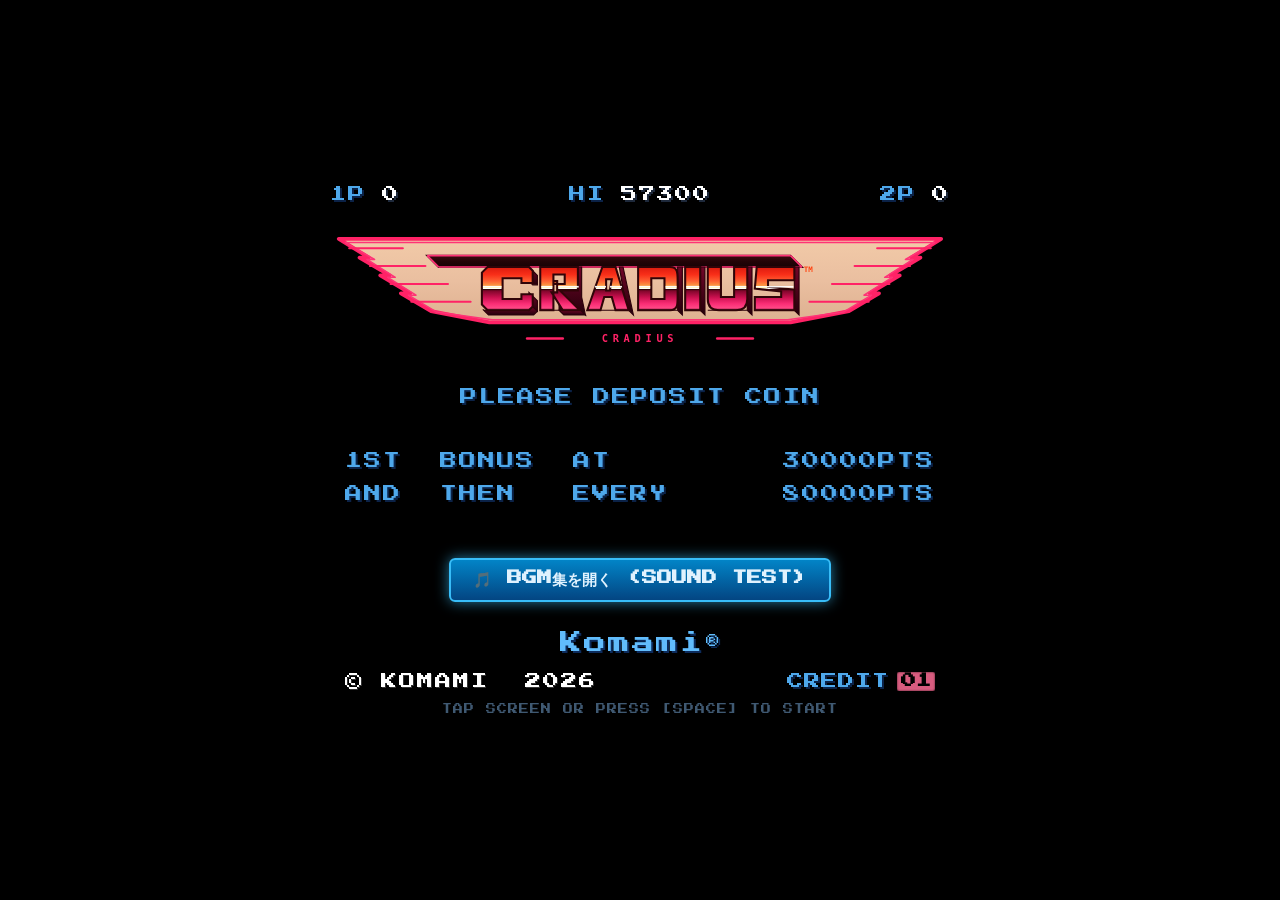
<file: index.html>
<!DOCTYPE html>
<html lang="ja">
<head>
    <meta charset="UTF-8">
    <meta name="viewport" content="width=device-width, initial-scale=1.0, maximum-scale=1.0, user-scalable=no, viewport-fit=cover">
    <meta http-equiv="Cache-Control" content="no-cache, no-store, must-revalidate">
    <meta http-equiv="Pragma" content="no-cache">
    <meta http-equiv="Expires" content="0">
    <title>クラディウス</title>
    <!-- ホーム画面追加用アイコン・Webアプリ設定 -->
    <meta name="apple-mobile-web-app-capable" content="yes">
    <meta name="apple-mobile-web-app-status-bar-style" content="black-translucent">
    <meta name="apple-mobile-web-app-title" content="クラディウス">
    <meta name="application-name" content="クラディウス">
    <meta name="theme-color" content="#000000">
    <link rel="apple-touch-icon" href="apple-touch-icon.png">
    <link rel="icon" type="image/png" href="favicon.png">
    <link rel="manifest" href="manifest.json">
    <link rel="preconnect" href="https://fonts.googleapis.com">
    <link rel="preconnect" href="https://fonts.gstatic.com" crossorigin>
    <link href="https://fonts.googleapis.com/css2?family=Press+Start+2P&display=swap" rel="stylesheet">
    <link rel="stylesheet" href="style.css?v=5.3">
</head>
<body>
    <div id="game-wrapper">
        <!-- ゲーム画面（画面目一杯に拡大） -->
        <div id="game-container">
            <canvas id="gameCanvas" width="800" height="600"></canvas>
        </div>
        <!-- アーケード・グラディウス忠実再現タイトル画面オーバーレイ -->
        <div id="start-screen" class="arcade-start-screen">
            <div class="arcade-cabinet-frame">
                <!-- 上部スコア表示行 (1P / HI / 2P) -->
                <div class="arcade-top-score-row">
                    <div class="arcade-score-item">
                        <span class="arcade-score-label">1P</span>
                        <span id="title-1p-score" class="arcade-score-value">0</span>
                    </div>
                    <div class="arcade-score-item">
                        <span class="arcade-score-label">HI</span>
                        <span id="title-hi-score" class="arcade-score-value">57300</span>
                    </div>
                    <div class="arcade-score-item">
                        <span class="arcade-score-label">2P</span>
                        <span class="arcade-score-value">0</span>
                    </div>
                </div>

                <!-- メインウイングエンブレムロゴ -->
                <div class="arcade-title-block">
                    <img src="assets/title_logo.svg" alt="CRADIUS" class="arcade-title-logo">
                </div>

                <!-- 中央テキスト: コイン投入／スタート & ボーナススコア告知 -->
                <div class="arcade-center-block">
                    <div id="btn-start" class="arcade-coin-prompt" role="button" tabindex="0">PLEASE DEPOSIT COIN</div>
                    
                    <div class="arcade-bonus-info">
                        <div class="bonus-row">
                            <span class="bonus-col-left">1ST&nbsp;&nbsp;BONUS&nbsp;&nbsp;AT</span>
                            <span class="bonus-col-right">30000PTS</span>
                        </div>
                        <div class="bonus-row">
                            <span class="bonus-col-left">AND&nbsp;&nbsp;THEN&nbsp;&nbsp;&nbsp;EVERY</span>
                            <span class="bonus-col-right">80000PTS</span>
                        </div>
                    </div>

                    <!-- BGM集（サウンドテスト）を開くボタン -->
                    <button id="btn-bgm-collection" type="button" class="arcade-bgm-collection-btn">
                        🎵 BGM集を開く (SOUND TEST)
                    </button>

                    <!-- 開発者専用隠しステージセレクト（初期状態は非表示：Komamiロゴ3回タップでのみ出現） -->
                    <div id="title-stage-select" class="arcade-stage-select-row dev-secret-hidden" style="display: none;" aria-hidden="true">
                        <button type="button" class="arcade-stage4-direct-btn btn-st1" data-stage="1" data-mode="STAGE">
                            🌋 1面 (火山)
                        </button>
                        <button type="button" class="arcade-stage4-direct-btn btn-st2" data-stage="2" data-mode="STAGE">
                            🗿 2面 (ストーンヘンジ)
                        </button>
                        <button type="button" class="arcade-stage4-direct-btn btn-st3" data-stage="3" data-mode="STAGE">
                            🗿 3面 (モアイ遺跡)
                        </button>
                        <button type="button" class="arcade-stage4-direct-btn" data-stage="4" data-mode="STAGE">
                            🔥 4面 (逆火山)
                        </button>
                        <button type="button" class="arcade-stage4-direct-btn btn-jellyfish" data-stage="4" data-mode="JELLYFISH">
                            🤖 4面・大型メカ巡回
                        </button>
                        <button type="button" class="arcade-stage4-direct-btn" data-stage="4" data-mode="BOSS">
                            👑 4面・ボス
                        </button>
                    </div>
                </div>

                <!-- 下部: コマミロゴ・著作権 & クレジット表示（Komamiロゴタップで開発者用メニュー表示） -->
                <div class="arcade-footer-block">
                    <div class="konami-brand-row">
                        <span id="secret-konami-logo" class="konami-wordmark">Komami<span class="konami-reg">&reg;</span></span>
                    </div>
                    <div class="arcade-bottom-row">
                        <div class="konami-copyright">&copy;&nbsp;KOMAMI&nbsp;&nbsp;2026</div>
                        <div class="arcade-credit-box">
                            <span class="credit-lbl">CREDIT</span>
                            <span class="credit-badge">01</span>
                        </div>
                    </div>
                </div>

                <!-- 操作ヒント -->
                <div class="arcade-tap-hint">TAP SCREEN OR PRESS [SPACE] TO START</div>
            </div>
        </div>

        <!-- BGM集（サウンドテスト）モーダル -->
        <div id="bgm-modal" class="bgm-modal-overlay" aria-hidden="true">
            <div class="bgm-modal-dialog" role="dialog" aria-labelledby="bgm-modal-title">
                <div class="bgm-modal-header">
                    <h2 id="bgm-modal-title" class="bgm-modal-title">🎵 BGM COLLECTION</h2>
                    <button id="btn-bgm-close" type="button" class="bgm-modal-close-btn" aria-label="閉じる">✕ 閉じる</button>
                </div>
                <div id="bgm-now-playing" class="bgm-now-playing">曲を選択して試聴できます</div>
                <div class="bgm-track-list">
                    <button type="button" class="bgm-track-btn" data-bgm="AIR">
                        <span class="bgm-track-num">01</span>
                        <span class="bgm-track-info">
                            <span class="bgm-track-name">BEGINNING OF THE HISTORY (空中戦BGM)</span>
                            <span class="bgm-track-desc">120 BPM / 1985年AC版「Beginning of the History」実機完全採譜</span>
                        </span>
                        <span class="bgm-track-play">▶ 再生</span>
                    </button>
                    <button type="button" class="bgm-track-btn" data-bgm="STAGE1">
                        <span class="bgm-track-num">02</span>
                        <span class="bgm-track-info">
                            <span class="bgm-track-name">CHALLENGER 1985 (1面・火山)</span>
                            <span class="bgm-track-desc">134 BPM / 1985年AC版1面「Challenger 1985」実機13小節ループ完全採譜</span>
                        </span>
                        <span class="bgm-track-play">▶ 再生</span>
                    </button>
                    <button type="button" class="bgm-track-btn" data-bgm="VOLCANO">
                        <span class="bgm-track-num">03</span>
                        <span class="bgm-track-info">
                            <span class="bgm-track-name">AIRCRAFT CARRIER (1面・火山噴火)</span>
                            <span class="bgm-track-desc">134 BPM / 1985年グラディウス1面終盤・火山噴火〜ボス戦「Aircraft Carrier」実機完全採譜</span>
                        </span>
                        <span class="bgm-track-play">▶ 再生</span>
                    </button>
                    <button type="button" class="bgm-track-btn" data-bgm="STAGE2">
                        <span class="bgm-track-num">04</span>
                        <span class="bgm-track-info">
                            <span class="bgm-track-name">BEAT BACK (2面・ストーンヘンジ)</span>
                            <span class="bgm-track-desc">146 BPM / 1985年AC版2面「Beat Back」実機14小節ループ完全採譜</span>
                        </span>
                        <span class="bgm-track-play">▶ 再生</span>
                    </button>
                    <button type="button" class="bgm-track-btn" data-bgm="STAGE3">
                        <span class="bgm-track-num">05</span>
                        <span class="bgm-track-info">
                            <span class="bgm-track-name">BLANK MASK (3面・モアイ遺跡)</span>
                            <span class="bgm-track-desc">124 BPM / 1985年AC版3面「Blank Mask」実機11小節ループ完全採譜</span>
                        </span>
                        <span class="bgm-track-play">▶ 再生</span>
                    </button>
                    <button type="button" class="bgm-track-btn" data-bgm="STAGE4">
                        <span class="bgm-track-num">06</span>
                        <span class="bgm-track-info">
                            <span class="bgm-track-name">FREE FLYER (4面・逆火山)</span>
                            <span class="bgm-track-desc">134 BPM / 1985年AC版4面「Free Flyer」実機13小節ループ完全採譜</span>
                        </span>
                        <span class="bgm-track-play">▶ 再生</span>
                    </button>
                    <button type="button" class="bgm-track-btn" data-bgm="BOSS">
                        <span class="bgm-track-num">07</span>
                        <span class="bgm-track-info">
                            <span class="bgm-track-name">AIRCRAFT CARRIER (ボス戦BGM)</span>
                            <span class="bgm-track-desc">134 BPM / 1985年AC版ボス戦「Aircraft Carrier」半音階上昇イントロ＋5ch対位法完全採譜</span>
                        </span>
                        <span class="bgm-track-play">▶ 再生</span>
                    </button>
                </div>
                <div class="bgm-modal-footer">
                    <button id="btn-bgm-stop" type="button" class="bgm-stop-btn">⏹ 停止 (STOP)</button>
                    <button id="btn-bgm-close-bottom" type="button" class="bgm-return-btn">タイトル画面へ戻る</button>
                </div>
            </div>
        </div>

        <!-- 画面全体（余白を含む全域）をカバーするタッチ操作レイヤー -->
        <div id="touch-layer">
            <!-- 画面左側（余白〜画面中央）：どこでもスワイプ移動可能 -->
            <div id="touch-move-zone">
                <div id="move-hint">画面のどこでもスワイプ移動</div>
                <!-- 指の直下に現れるフローティングジョイスティック -->
                <div id="joystick-base">
                    <div id="joystick-stick"></div>
                </div>
            </div>

            <!-- 右側アクションボタン（余白または画面右端に配置） -->
            <div id="action-buttons">
                <button id="btn-powerup" class="action-btn btn-power" aria-label="パワーアップ">
                    <span class="btn-main">POWER</span>
                    <span class="btn-sub">[X]</span>
                </button>
                <button id="btn-shot" class="action-btn btn-shot" aria-label="ショット">
                    <span class="btn-main">SHOT</span>
                    <span class="btn-sub">[Z]</span>
                </button>
            </div>
        </div>
    </div>

    <script src="js/sound.js?v=12.7"></script>
    <script src="js/input.js?v=12.7"></script>
    <script src="js/collision.js?v=12.7"></script>
    <script src="js/particle.js?v=12.7"></script>
    <script src="js/bullet.js?v=12.7"></script>
    <script src="js/enemy.js?v=12.7"></script>
    <script src="js/powerup.js?v=12.7"></script>
    <script src="js/ui.js?v=12.7"></script>
    <script src="js/option.js?v=12.7"></script>
    <script src="js/boss.js?v=12.7"></script>
    <script src="js/level.js?v=12.7"></script>
    <script src="js/stonehenge.js?v=12.7"></script>
    <script src="js/stage3.js?v=12.7"></script>
    <script src="js/stage4.js?v=12.7"></script>
    <script src="js/player.js?v=12.7"></script>
    <script src="js/main.js?v=12.7"></script>
</body>
</html>
</file>
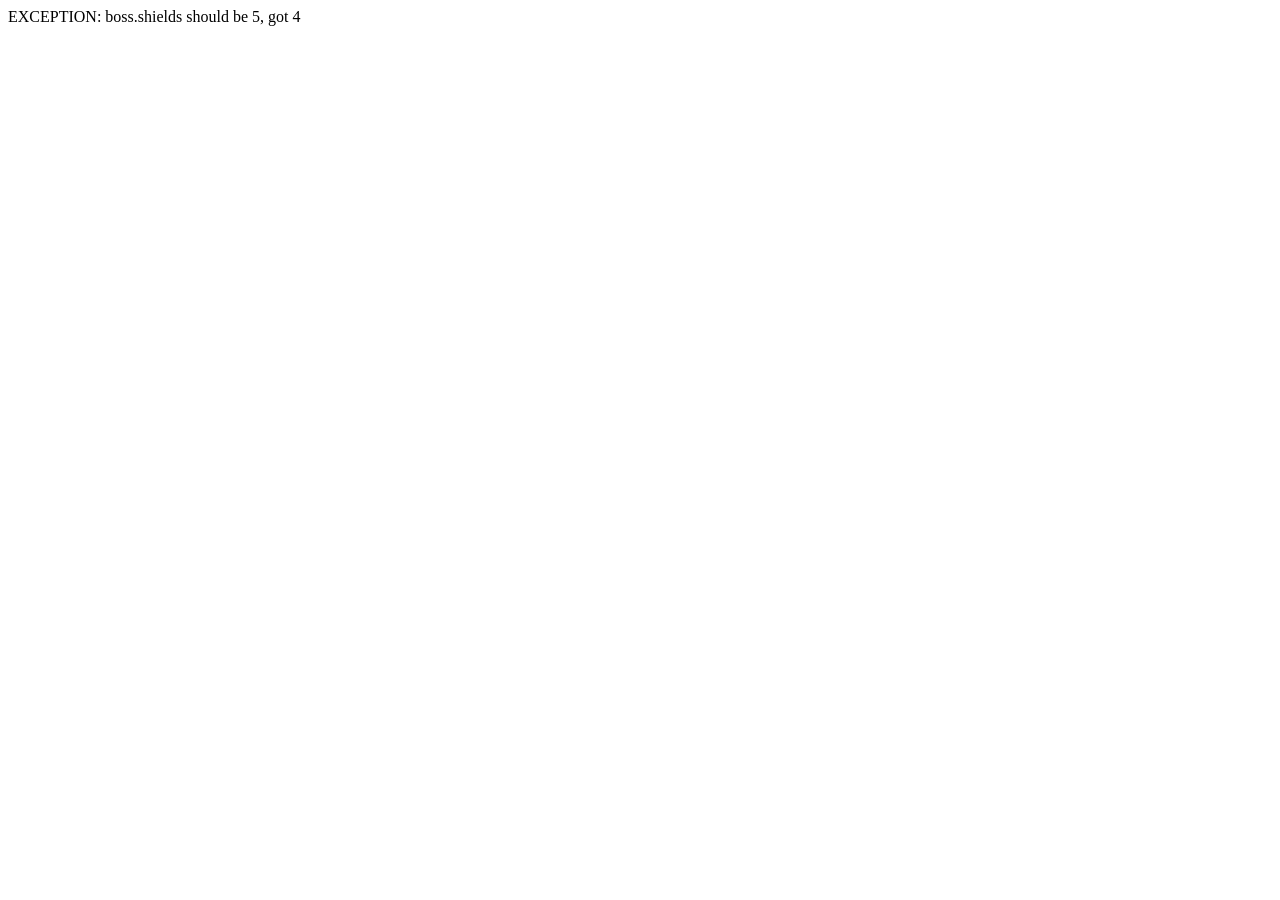
<file: test_all_overhaul.html>
<!DOCTYPE html>
<html>
<head><meta charset="utf-8"></head>
<body>
<div id="result">RUNNING</div>
<script src="js/sound.js"></script>
<script src="js/bullet.js"></script>
<script src="js/particle.js"></script>
<script src="js/boss.js"></script>
<script>
window.onerror = function(msg, url, line) {
    document.getElementById('result').innerText = 'ERROR: ' + msg + ' at Line ' + line;
};

try {
    const results = [];

    // 1. Bossクラスのテスト
    const boss = new Boss(600, 200);
    if (boss.shields !== 5) throw new Error('boss.shields should be 5, got ' + boss.shields);
    const bounds = boss.getShieldBounds();
    if (!bounds || bounds.width <= 0) throw new Error('Invalid shield bounds');
    const coreBounds = boss.getCoreBounds();
    if (!coreBounds || coreBounds.width <= 0) throw new Error('Invalid core bounds');

    // 遮蔽板の破壊テスト
    let hitCount = 0;
    while (boss.shields > 0) {
        boss.hitShield();
        hitCount++;
        if (hitCount > 30) throw new Error('Shield destruction loop infinite');
    }
    if (boss.shields !== 0) throw new Error('boss.shields should be 0 after destruction');
    results.push('Boss logic: OK (destroyed in ' + hitCount + ' hits)');

    // 2. SoundManagerのテスト
    Sound.init();
    if (Sound.ctx && Sound.ctx.state === 'suspended') Sound.ctx.resume();

    // 空中戦BGMテスト
    Sound.playAirBgm();
    if (Sound.currentBgm !== 'AIR') throw new Error('Air BGM did not start');
    results.push('Air BGM: OK');

    // メインBGMテスト (156BPM, ギターソロ, ドラムソロ)
    Sound.playStageBgm();
    if (Sound.currentBgm !== 'STAGE') throw new Error('Stage BGM did not start');
    results.push('Stage BGM (156BPM, Guitar & Drum Solo): OK');

    // ボスBGMテスト (168BPM, ヘヴィメタル)
    Sound.playBossBgm();
    if (Sound.currentBgm !== 'BOSS') throw new Error('Boss BGM did not start');
    results.push('Boss BGM (Heavy Metal & Orchestra): OK');

    Sound.stopBgm();

    document.getElementById('result').innerText = 'SUCCESS: ' + results.join(' | ');
} catch (e) {
    document.getElementById('result').innerText = 'EXCEPTION: ' + e.message;
}
</script>
</body>
</html>
</file>
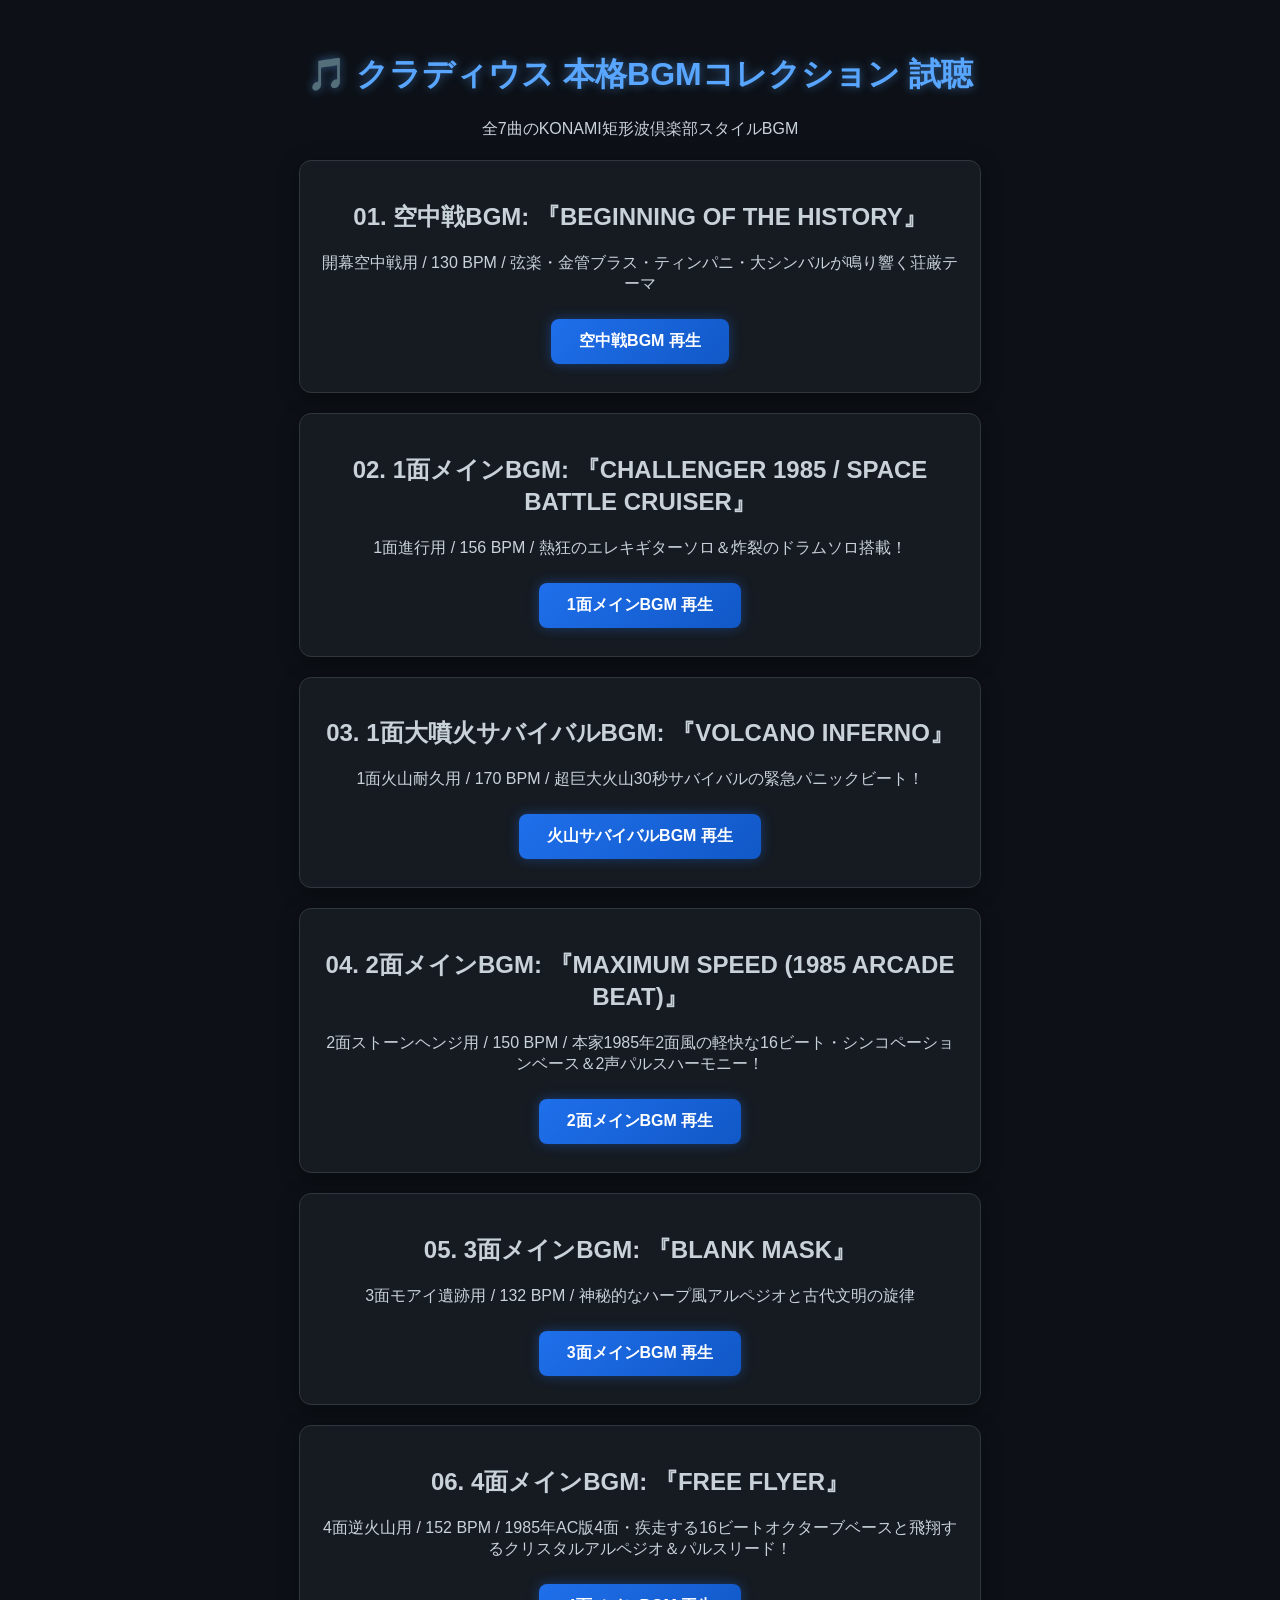
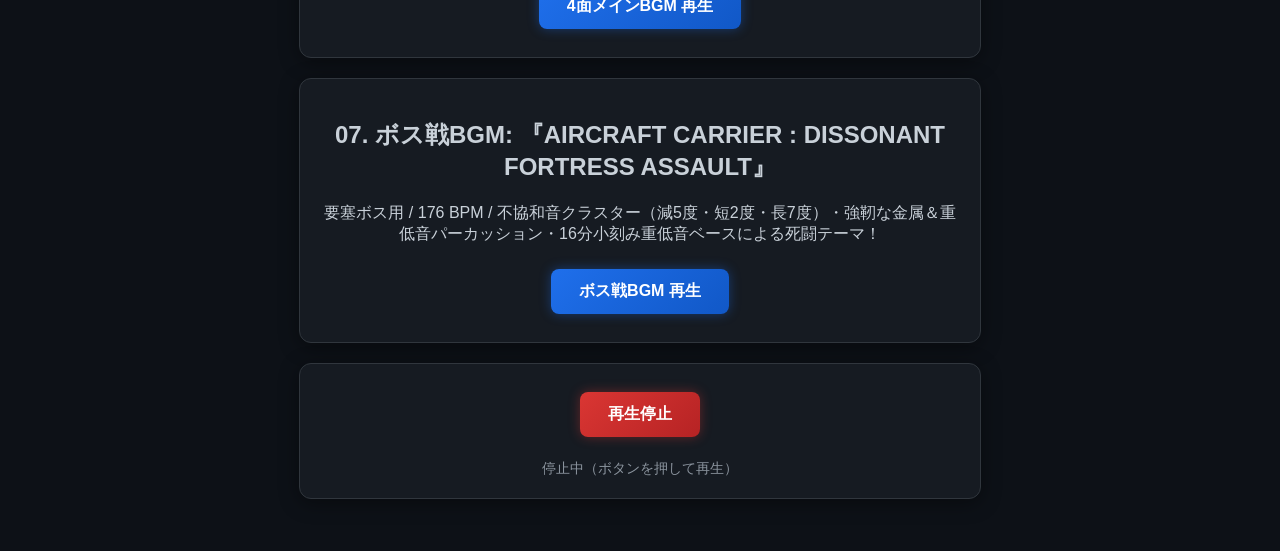
<file: test_bgm.html>
<!DOCTYPE html>
<html lang="ja">
<head>
<meta charset="UTF-8">
<meta name="viewport" content="width=device-width, initial-scale=1.0">
<title>クラディウス BGMコレクション 試聴ツール</title>
<style>
  body {
    background: #0d1117;
    color: #c9d1d9;
    font-family: 'Segoe UI', Tahoma, Geneva, Verdana, sans-serif;
    padding: 24px;
    text-align: center;
  }
  h1 { color: #58a6ff; text-shadow: 0 0 10px rgba(88, 166, 255, 0.5); }
  .card {
    background: #161b22;
    border: 1px solid #30363d;
    border-radius: 12px;
    padding: 20px;
    margin: 20px auto;
    max-width: 640px;
    box-shadow: 0 4px 20px rgba(0,0,0,0.4);
  }
  button {
    font-size: 16px;
    font-weight: bold;
    padding: 12px 28px;
    margin: 8px;
    cursor: pointer;
    background: linear-gradient(135deg, #1f6feb 0%, #1158c7 100%);
    color: #fff;
    border: none;
    border-radius: 8px;
    box-shadow: 0 0 12px rgba(31, 111, 235, 0.4);
    transition: all 0.2s;
  }
  button:hover {
    background: linear-gradient(135deg, #388bfd 0%, #1f6feb 100%);
    transform: translateY(-1px);
    box-shadow: 0 0 16px rgba(56, 139, 253, 0.6);
  }
  .stop-btn {
    background: linear-gradient(135deg, #da3633 0%, #b62324 100%);
    box-shadow: 0 0 12px rgba(218, 54, 51, 0.4);
  }
  .stop-btn:hover {
    background: linear-gradient(135deg, #f85149 0%, #da3633 100%);
  }
  .status {
    margin-top: 15px;
    font-size: 14px;
    color: #8b949e;
  }
</style>
</head>
<body>

<h1>🎵 クラディウス 本格BGMコレクション 試聴</h1>
<p>全7曲のKONAMI矩形波倶楽部スタイルBGM</p>

<div class="card">
  <h2>01. 空中戦BGM: 『BEGINNING OF THE HISTORY』</h2>
  <p>開幕空中戦用 / 130 BPM / 弦楽・金管ブラス・ティンパニ・大シンバルが鳴り響く荘厳テーマ</p>
  <button onclick="startAirBgm()">空中戦BGM 再生</button>
</div>

<div class="card">
  <h2>02. 1面メインBGM: 『CHALLENGER 1985 / SPACE BATTLE CRUISER』</h2>
  <p>1面進行用 / 156 BPM / 熱狂のエレキギターソロ＆炸裂のドラムソロ搭載！</p>
  <button onclick="startStageBgm()">1面メインBGM 再生</button>
</div>

<div class="card">
  <h2>03. 1面大噴火サバイバルBGM: 『VOLCANO INFERNO』</h2>
  <p>1面火山耐久用 / 170 BPM / 超巨大火山30秒サバイバルの緊急パニックビート！</p>
  <button onclick="startVolcanoBgm()">火山サバイバルBGM 再生</button>
</div>

<div class="card">
  <h2>04. 2面メインBGM: 『MAXIMUM SPEED (1985 ARCADE BEAT)』</h2>
  <p>2面ストーンヘンジ用 / 150 BPM / 本家1985年2面風の軽快な16ビート・シンコペーションベース＆2声パルスハーモニー！</p>
  <button onclick="startStage2Bgm()">2面メインBGM 再生</button>
</div>

<div class="card">
  <h2>05. 3面メインBGM: 『BLANK MASK』</h2>
  <p>3面モアイ遺跡用 / 132 BPM / 神秘的なハープ風アルペジオと古代文明の旋律</p>
  <button onclick="startStage3Bgm()">3面メインBGM 再生</button>
</div>

<div class="card">
  <h2>06. 4面メインBGM: 『FREE FLYER』</h2>
  <p>4面逆火山用 / 152 BPM / 1985年AC版4面・疾走する16ビートオクターブベースと飛翔するクリスタルアルペジオ＆パルスリード！</p>
  <button onclick="startStage4Bgm()">4面メインBGM 再生</button>
</div>

<div class="card">
  <h2>07. ボス戦BGM: 『AIRCRAFT CARRIER : DISSONANT FORTRESS ASSAULT』</h2>
  <p>要塞ボス用 / 176 BPM / 不協和音クラスター（減5度・短2度・長7度）・強靭な金属＆重低音パーカッション・16分小刻み重低音ベースによる死闘テーマ！</p>
  <button onclick="startBossBgm()">ボス戦BGM 再生</button>
</div>

<div class="card" style="margin-top: 10px;">
  <button class="stop-btn" onclick="stopMusic()">再生停止</button>
  <div id="status-text" class="status">停止中（ボタンを押して再生）</div>
</div>

<script src="js/sound.js?v=4.8"></script>
<script>
window.onerror = function(msg, url, line, col, err) {
    const el = document.getElementById('status-text');
    if (el) {
        el.innerHTML = '<span style="color:red">ERROR: ' + msg + ' (Line: ' + line + ')</span>';
    }
    console.error('BGM Error:', msg, err);
};

function ensureAudio() {
    Sound.init();
    if (Sound.ctx && Sound.ctx.state === 'suspended') Sound.ctx.resume();
}

function startAirBgm() {
    ensureAudio();
    Sound.playAirBgm(true);
    document.getElementById('status-text').innerHTML = '<span style="color:#58a6ff">再生中: 01. 空中戦BGM『BEGINNING OF THE HISTORY』</span>';
}

function startStageBgm() {
    ensureAudio();
    Sound.playStageBgm(true);
    document.getElementById('status-text').innerHTML = '<span style="color:#58a6ff">再生中: 02. 1面メインBGM『CHALLENGER 1985』</span>';
}

function startVolcanoBgm() {
    ensureAudio();
    Sound.playVolcanoSurvivalBgm(true);
    document.getElementById('status-text').innerHTML = '<span style="color:#58a6ff">再生中: 03. 1面火山大噴火BGM『VOLCANO INFERNO』</span>';
}

function startStage2Bgm() {
    ensureAudio();
    Sound.playStage2Bgm(true);
    document.getElementById('status-text').innerHTML = '<span style="color:#58a6ff">再生中: 04. 2面メインBGM『MAXIMUM SPEED』</span>';
}

function startStage3Bgm() {
    ensureAudio();
    Sound.playStage3Bgm(true);
    document.getElementById('status-text').innerHTML = '<span style="color:#58a6ff">再生中: 05. 3面メインBGM『BLANK MASK』</span>';
}

function startStage4Bgm() {
    ensureAudio();
    Sound.playStage4Bgm(true);
    document.getElementById('status-text').innerHTML = '<span style="color:#58a6ff">再生中: 06. 4面メインBGM『FREE FLYER』</span>';
}

function startBossBgm() {
    ensureAudio();
    Sound.playBossBgm(true);
    document.getElementById('status-text').innerHTML = '<span style="color:#58a6ff">再生中: 06. ボス戦BGM『AIRCRAFT CARRIER』</span>';
}

function stopMusic() {
    Sound.stopBgm();
    document.getElementById('status-text').innerText = '停止しました';
}

window.addEventListener('click', () => {
    if (Sound.ctx && Sound.ctx.state === 'suspended') {
        Sound.ctx.resume();
    }
});
</script>

</body>
</html>
</file>
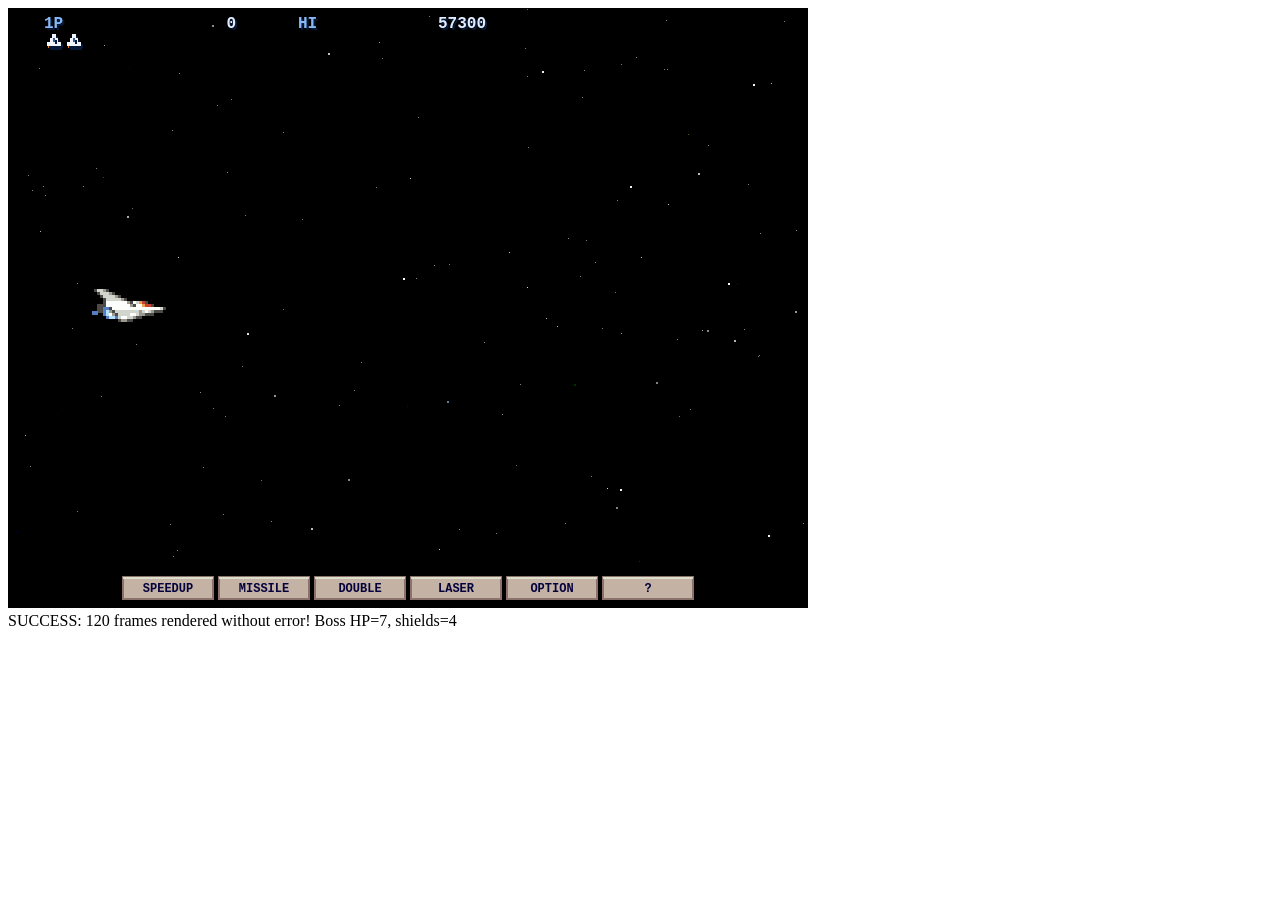
<file: test_freeze_debug.html>
<!DOCTYPE html>
<html>
<head><meta charset="utf-8"></head>
<body>
<canvas id="gameCanvas" width="800" height="600"></canvas>
<div id="log">START</div>
<script src="js/sound.js"></script>
<script src="js/input.js"></script>
<script src="js/collision.js"></script>
<script src="js/particle.js"></script>
<script src="js/bullet.js"></script>
<script src="js/enemy.js"></script>
<script src="js/powerup.js"></script>
<script src="js/ui.js"></script>
<script src="js/option.js"></script>
<script src="js/level.js"></script>
<script src="js/boss.js"></script>
<script src="js/player.js"></script>
<script src="js/main.js"></script>
<script>
window.onerror = function(msg, url, line, col, err) {
    document.getElementById('log').innerText = 'ERROR: ' + msg + ' at ' + line + ':' + col + '\nStack: ' + (err ? err.stack : '');
    console.error('CRITICAL ERROR:', msg, err);
};

try {
    // ゲームを初期化
    init();

    // プレイヤーをレーザー＋オプション3個状態にする
    player.hasLaser = true;
    player.options = [
        new Option(player, 1),
        new Option(player, 2),
        new Option(player, 3)
    ];

    // レベルを直ちにボス戦に設定
    levelManager.state = 'BOSS';
    levelManager.boss = new Boss(canvas.width, canvas.height / 2 - 50);

    // プレイヤーがレーザーを発射
    player.shoot();

    // 60フレーム回してみる
    for (let frame = 0; frame < 120; frame++) {
        update(16);
        draw();
    }

    document.getElementById('log').innerText = 'SUCCESS: 120 frames rendered without error! Boss HP=' + levelManager.boss.hp + ', shields=' + levelManager.boss.shields;
} catch (e) {
    document.getElementById('log').innerText = 'EXCEPTION: ' + e.message + '\nStack: ' + e.stack;
    console.error(e);
}
</script>
</body>
</html>
</file>
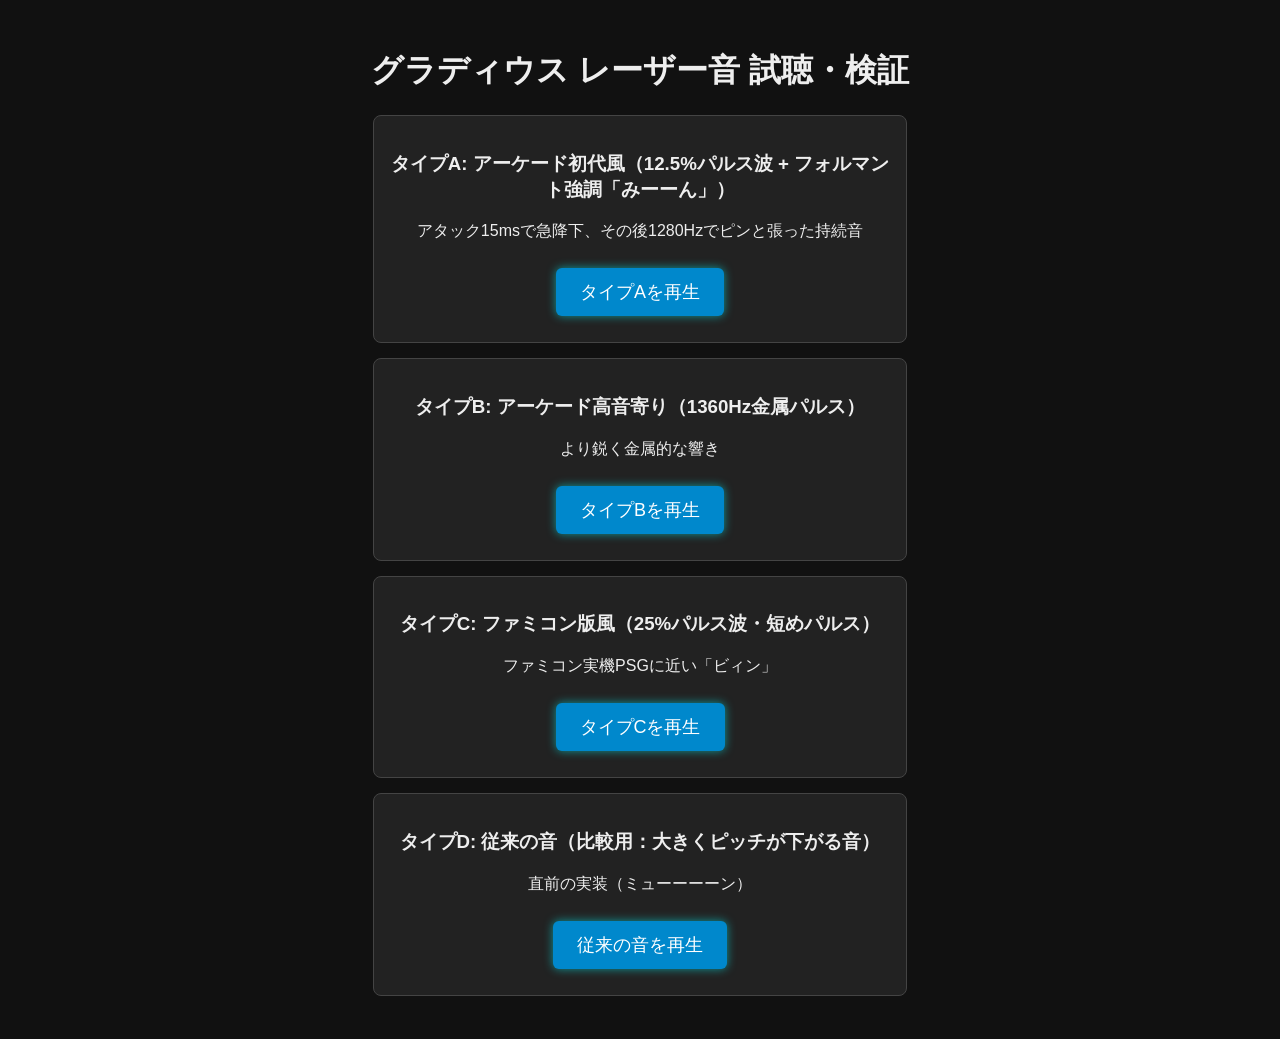
<file: test_laser.html>
<!DOCTYPE html>
<html lang="ja">
<head>
<meta charset="UTF-8">
<meta name="viewport" content="width=device-width, initial-scale=1.0">
<title>グラディウス レーザー音 調整ツール</title>
<style>
  body {
    background: #111;
    color: #eee;
    font-family: sans-serif;
    padding: 20px;
    text-align: center;
  }
  button {
    font-size: 18px;
    padding: 12px 24px;
    margin: 10px;
    cursor: pointer;
    background: #0088cc;
    color: #fff;
    border: none;
    border-radius: 6px;
    box-shadow: 0 0 10px #00ffff88;
  }
  button:hover {
    background: #00aaff;
  }
  .card {
    background: #222;
    border: 1px solid #444;
    border-radius: 8px;
    padding: 16px;
    margin: 15px auto;
    max-width: 500px;
  }
</style>
</head>
<body>
<h1>グラディウス レーザー音 試聴・検証</h1>

<div class="card">
  <h3>タイプA: アーケード初代風（12.5%パルス波 + フォルマント強調「みーーん」）</h3>
  <p>アタック15msで急降下、その後1280Hzでピンと張った持続音</p>
  <button onclick="playLaserA()">タイプAを再生</button>
</div>

<div class="card">
  <h3>タイプB: アーケード高音寄り（1360Hz金属パルス）</h3>
  <p>より鋭く金属的な響き</p>
  <button onclick="playLaserB()">タイプBを再生</button>
</div>

<div class="card">
  <h3>タイプC: ファミコン版風（25%パルス波・短めパルス）</h3>
  <p>ファミコン実機PSGに近い「ビィン」</p>
  <button onclick="playLaserC()">タイプCを再生</button>
</div>

<div class="card">
  <h3>タイプD: 従来の音（比較用：大きくピッチが下がる音）</h3>
  <p>直前の実装（ミューーーーン）</p>
  <button onclick="playLaserOld()">従来の音を再生</button>
</div>

<script>
let ctx = null;
function getCtx() {
    if (!ctx) ctx = new (window.AudioContext || window.webkitAudioContext)();
    if (ctx.state === 'suspended') ctx.resume();
    return ctx;
}

function createPulseWave(audioCtx, duty = 0.125, harmonics = 48) {
    const real = new Float32Array(harmonics);
    const imag = new Float32Array(harmonics);
    for (let n = 1; n < harmonics; n++) {
        imag[n] = (2 / (n * Math.PI)) * Math.sin(n * Math.PI * duty);
    }
    return audioCtx.createPeriodicWave(real, imag, { disableNormalization: false });
}

// タイプA: アーケード初代「みーーーーん」完全再現
function playLaserA() {
    const c = getCtx();
    const now = c.currentTime;
    const duration = 0.20;

    const osc = c.createOscillator();
    const wave = createPulseWave(c, 0.125, 48); // 12.5% パルス波
    osc.setPeriodicWave(wave);

    // アタック: 0〜0.015s で 2600Hz から 1280Hz に急降下（「ッミ」というアタック）
    // サステイン: その後は 1280Hz をピッチキープ！
    osc.frequency.setValueAtTime(2600, now);
    osc.frequency.exponentialRampToValueAtTime(1280, now + 0.018);
    osc.frequency.setValueAtTime(1280, now + duration);

    // フォルマントフィルター（「イ」「ミ」の母音・鼻音共鳴をブースト）
    const filter = c.createBiquadFilter();
    filter.type = 'peaking';
    filter.frequency.setValueAtTime(2800, now);
    filter.Q.setValueAtTime(4.0, now);
    filter.gain.setValueAtTime(8, now);

    const gain = c.createGain();
    gain.gain.setValueAtTime(0.32, now);
    gain.gain.setValueAtTime(0.30, now + duration - 0.04);
    gain.gain.exponentialRampToValueAtTime(0.001, now + duration);

    osc.connect(filter);
    filter.connect(gain);
    gain.connect(c.destination);

    osc.start(now);
    osc.stop(now + duration);
}

// タイプB: アーケード高音寄り（1360Hz）
function playLaserB() {
    const c = getCtx();
    const now = c.currentTime;
    const duration = 0.21;

    const osc = c.createOscillator();
    const wave = createPulseWave(c, 0.15, 64);
    osc.setPeriodicWave(wave);

    osc.frequency.setValueAtTime(2900, now);
    osc.frequency.exponentialRampToValueAtTime(1360, now + 0.015);
    osc.frequency.setValueAtTime(1360, now + duration);

    const filter = c.createBiquadFilter();
    filter.type = 'peaking';
    filter.frequency.setValueAtTime(3200, now);
    filter.Q.setValueAtTime(4.5, now);
    filter.gain.setValueAtTime(9, now);

    const gain = c.createGain();
    gain.gain.setValueAtTime(0.30, now);
    gain.gain.setValueAtTime(0.28, now + duration - 0.04);
    gain.gain.exponentialRampToValueAtTime(0.001, now + duration);

    osc.connect(filter);
    filter.connect(gain);
    gain.connect(c.destination);

    osc.start(now);
    osc.stop(now + duration);
}

// タイプC: ファミコン版風（25%パルス、少し短め）
function playLaserC() {
    const c = getCtx();
    const now = c.currentTime;
    const duration = 0.15;

    const osc = c.createOscillator();
    const wave = createPulseWave(c, 0.25, 32);
    osc.setPeriodicWave(wave);

    osc.frequency.setValueAtTime(2200, now);
    osc.frequency.exponentialRampToValueAtTime(1175, now + 0.02);
    osc.frequency.setValueAtTime(1175, now + duration);

    const gain = c.createGain();
    gain.gain.setValueAtTime(0.35, now);
    gain.gain.setValueAtTime(0.30, now + duration - 0.02);
    gain.gain.exponentialRampToValueAtTime(0.001, now + duration);

    osc.connect(gain);
    gain.connect(c.destination);

    osc.start(now);
    osc.stop(now + duration);
}

// 従来の音（比較用）
function playLaserOld() {
    const c = getCtx();
    const now = c.currentTime;
    const duration = 0.22;

    const osc = c.createOscillator();
    osc.type = 'square';
    osc.frequency.setValueAtTime(1480, now);
    osc.frequency.exponentialRampToValueAtTime(680, now + duration);

    const filter = c.createBiquadFilter();
    filter.type = 'lowpass';
    filter.Q.setValueAtTime(4.5, now);
    filter.frequency.setValueAtTime(3200, now);
    filter.frequency.exponentialRampToValueAtTime(1200, now + duration);

    const gain = c.createGain();
    gain.gain.setValueAtTime(0.24, now);
    gain.gain.exponentialRampToValueAtTime(0.005, now + duration);

    osc.connect(filter);
    filter.connect(gain);
    gain.connect(c.destination);

    osc.start(now);
    osc.stop(now + duration);
}
</script>
</body>
</html>
</file>
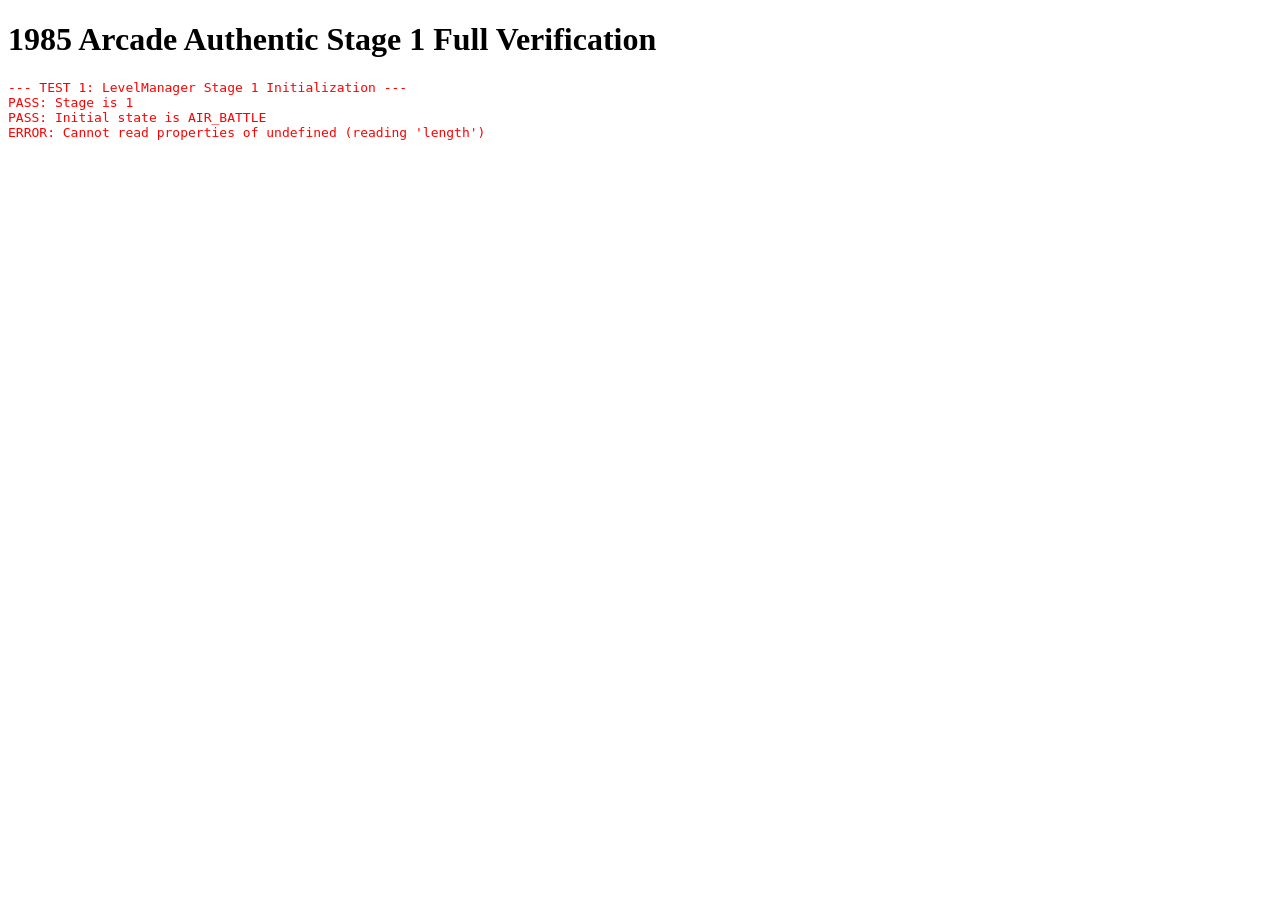
<file: test_stage1_arcade_authentic.html>
<!DOCTYPE html>
<html lang="ja">
<head>
    <meta charset="UTF-8">
    <title>1985 Arcade Authentic Stage 1 Verification</title>
</head>
<body>
    <h1>1985 Arcade Authentic Stage 1 Full Verification</h1>
    <div id="results">Running tests...</div>

    <script src="js/sound.js"></script>
    <script src="js/input.js"></script>
    <script src="js/collision.js"></script>
    <script src="js/particle.js"></script>
    <script src="js/bullet.js"></script>
    <script src="js/enemy.js"></script>
    <script src="js/powerup.js"></script>
    <script src="js/ui.js"></script>
    <script src="js/option.js"></script>
    <script src="js/level.js"></script>
    <script src="js/stonehenge.js"></script>
    <script src="js/boss.js"></script>
    <script src="js/player.js"></script>

    <script>
        const log = [];
        function assert(condition, msg) {
            if (!condition) {
                log.push('FAIL: ' + msg);
                console.error('FAIL: ' + msg);
                throw new Error(msg);
            } else {
                log.push('PASS: ' + msg);
            }
        }

        window.enemies = [];
        window.enemyBullets = [];
        window.playerBullets = [];
        window.capsules = [];
        window.particles = [];
        window.player = new Player(100, 300);

        try {
            // ==========================================
            // TEST 1: LevelManager Stage 1 初期状態
            // ==========================================
            log.push('--- TEST 1: LevelManager Stage 1 Initialization ---');
            const lm = new LevelManager(800, 600);
            window.levelManager = lm;
            lm.startStage1();

            assert(lm.stage === 1, "Stage is 1");
            assert(lm.state === 'AIR_BATTLE', "Initial state is AIR_BATTLE");
            assert(lm.airWaveTimes.length === 7, "Exactly 7 aerial waves scheduled");
            assert(lm.terrain.topProfile.length >= 140, "Fixed terrain has at least 140 top profile segments");
            assert(lm.terrain.bottomProfile.length === lm.terrain.topProfile.length, "Bottom profile matches top profile length");

            // ==========================================
            // TEST 2: 空中戦ファン編隊と赤カプセル
            // ==========================================
            log.push('--- TEST 2: Aerial Battle Red Fan Formation ---');
            enemies.length = 0;
            capsules.length = 0;
            const form = new Formation(200, 4, true);
            assert(form.totalCount === 4, "Formation count is 4");
            assert(form.enemies.length === 4, "4 FanEnemies created");
            assert(form.enemies[0].isRed === true, "FanEnemy isRed is true (arcade authentic)");

            // 編隊全滅で赤カプセル確定ドロップ
            for (let i = 0; i < 4; i++) {
                form.notifyDestroyed(400, 200);
            }
            assert(capsules.length === 1, "Capsule dropped upon formation destruction");

            // ==========================================
            // TEST 3: 固定地形マップと火山配置
            // ==========================================
            log.push('--- TEST 3: Authentic Stage 1 Fixed Terrain & Volcanoes ---');
            enemies.length = 0;
            lm.terrain.start();
            assert(lm.terrain.active === true, "Terrain is active");
            assert(lm.terrain.generating === true, "Terrain is generating");

            // 地形をスクロール・セグメント進行させて火山や砲台をスポーンさせる
            for (let f = 0; f < 1100; f++) {
                lm.terrain.update();
            }

            const volcanoes = enemies.filter(e => e instanceof Volcano);
            assert(volcanoes.length >= 1, "At least Volcano 1 has spawned on the mountain peak");
            const v1 = volcanoes[0];
            assert(v1.width === 110, "Volcano width is authentic 110px");
            assert(v1.height === 75, "Volcano height is 75px");

            // 火山からの火山弾噴射テスト
            const initialRockCount = enemies.filter(e => e instanceof VolcanoRock).length;
            v1.x = 400; // 画面中央に配置
            for (let f = 0; f < 30; f++) {
                v1.update();
            }
            const afterRockCount = enemies.filter(e => e instanceof VolcanoRock).length;
            assert(afterRockCount > initialRockCount, "Volcano continuously erupts VolcanoRocks");

            // ==========================================
            // TEST 4: 地形上の敵ラインナップ（砲台、ダッカー、ハッチャー、ガルン、ザブ）
            // ==========================================
            log.push('--- TEST 4: Stage 1 Enemy Lineup ---');
            // 全セグメントを走査してスポーンテーブルを検証
            const types = lm.terrain.spawns.map(s => s.type);
            assert(types.includes('TURRET'), "Lineup includes Turret");
            assert(types.includes('DUCKER'), "Lineup includes Ducker");
            assert(types.includes('HATCHER'), "Lineup includes Hatcher");
            assert(types.includes('VOLCANO_1'), "Lineup includes Volcano 1");
            assert(types.includes('VOLCANO_2'), "Lineup includes Volcano 2");
            assert(types.includes('GARUN'), "Lineup includes Garun");
            assert(types.includes('ZAB'), "Lineup includes Zab");

            // 1面にはルグラ、ジャンパー、アイアンメイデン等の非原作敵は含まれない
            assert(!types.includes('JUMPER'), "Stage 1 does NOT contain Jumper");
            assert(!types.includes('IRON_MAIDEN'), "Stage 1 does NOT contain Iron Maiden");
            assert(!types.includes('RUGRA'), "Stage 1 does NOT contain Rugra");

            // ==========================================
            // TEST 5: ボス前ザブラッシュ＆ビッグコア
            // ==========================================
            log.push('--- TEST 5: Pre-Boss Zab Rush & Big Core ---');
            lm.state = 'PRE_BOSS';
            lm.preBossTimer = 7100;
            lm.update(16);
            assert(lm.state === 'BOSS', "State transitioned to BOSS");
            assert(lm.boss instanceof Boss, "Big Core Boss spawned");

            log.push('ALL 5 TESTS PASSED SUCCESSFULLY!');
            document.getElementById('results').innerHTML = '<pre>' + log.join('\n') + '</pre>';
        } catch (err) {
            document.getElementById('results').innerHTML = '<pre style="color:red">' + log.join('\n') + '\nERROR: ' + err.message + '</pre>';
        }
    </script>
</body>
</html>
</file>
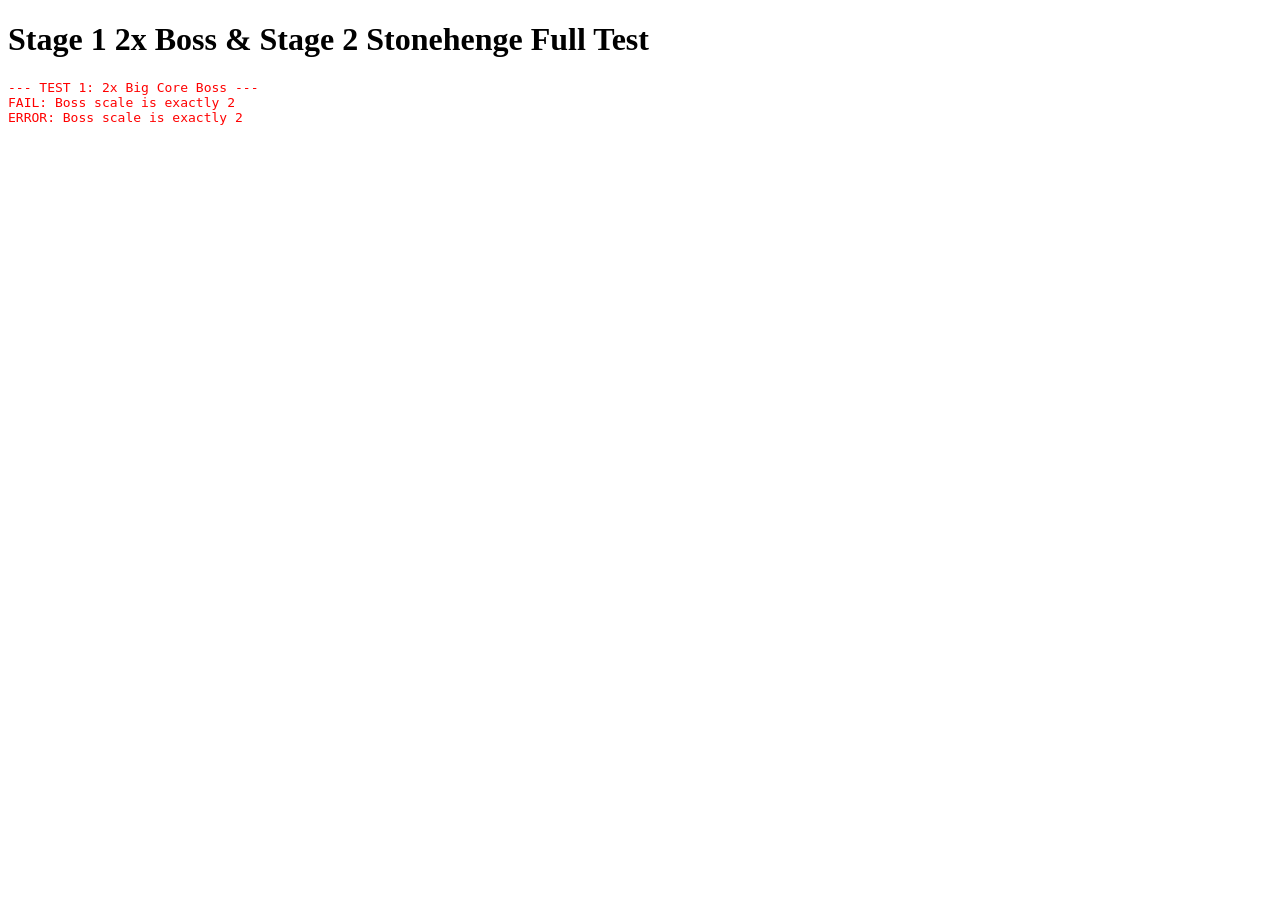
<file: test_stage1_overhaul_and_stage2.html>
<!DOCTYPE html>
<html lang="ja">
<head>
    <meta charset="UTF-8">
    <title>Stage 1 2x Boss & Stage 2 Stonehenge Full Test</title>
</head>
<body>
    <h1>Stage 1 2x Boss & Stage 2 Stonehenge Full Test</h1>
    <div id="results">Running tests...</div>

    <script src="js/sound.js"></script>
    <script src="js/input.js"></script>
    <script src="js/collision.js"></script>
    <script src="js/particle.js"></script>
    <script src="js/bullet.js"></script>
    <script src="js/enemy.js"></script>
    <script src="js/powerup.js"></script>
    <script src="js/ui.js"></script>
    <script src="js/option.js"></script>
    <script src="js/level.js"></script>
    <script src="js/stonehenge.js"></script>
    <script src="js/boss.js"></script>
    <script src="js/player.js"></script>

    <script>
        const log = [];
        function assert(condition, msg) {
            if (!condition) {
                log.push('FAIL: ' + msg);
                console.error('FAIL: ' + msg);
                throw new Error(msg);
            } else {
                log.push('PASS: ' + msg);
            }
        }

        window.enemies = [];
        window.enemyBullets = [];
        window.playerBullets = [];
        window.particles = [];
        window.player = new Player(100, 300);

        try {
            // ==========================================
            // TEST 1: 2倍サイズボス (ビッグコア)
            // ==========================================
            log.push('--- TEST 1: 2x Big Core Boss ---');
            const boss = new Boss(800, 200);
            assert(boss.scale === 2, "Boss scale is exactly 2");
            assert(boss.width === 160, "Boss width is 160px (2x)");
            assert(boss.height === 200, "Boss height is 200px (2x)");
            assert(boss.hp === 35, "Boss HP is 35");
            assert(boss.shields === 5, "Boss has 5 shield plates");
            assert(boss.shieldHpPerPlate === 3, "Each shield plate has 3 HP");

            // コアサイズと位置
            const coreBounds = boss.getCoreBounds();
            assert(coreBounds.width === 64, "Core diameter is 64px (radius 32px, 2x)");
            assert(coreBounds.height === 64, "Core height is 64px (2x)");

            // 遮蔽板サイズ
            const shieldBounds = boss.getShieldBounds();
            assert(shieldBounds.height === 76, "Shield plate height is 76px (2x)");

            // 上下ハル判定
            const topHull = boss.getTopHullBounds();
            const bottomHull = boss.getBottomHullBounds();
            assert(topHull.height === 64, "Top hull height is 64px (2x)");
            assert(bottomHull.height === 64, "Bottom hull height is 64px (2x)");

            // 4連レーザー射撃テスト
            boss.bullets = [];
            boss.shoot();
            assert(boss.bullets.length === 4, "Boss fires 4 simultaneous laser beams");

            // ==========================================
            // TEST 2: 浮遊大陸と4門の新キャラ砲台
            // ==========================================
            log.push('--- TEST 2: Floating Island & 4 Laser Turrets ---');
            const island = new FloatingIsland(500, 200, 280, 70, 1.5);
            assert(island.turrets.length === 4, "Island has exactly 4 turrets");
            assert(island.turrets.filter(t => !t.isCeiling).length === 2, "2 turrets on top");
            assert(island.turrets.filter(t => t.isCeiling).length === 2, "2 turrets on bottom");
            
            // 砲台からの EnemyLaser 発射テスト
            const turret = island.turrets[0];
            turret.shoot();
            assert(enemyBullets.length > 0, "Enemy bullet fired");
            const firedLaser = enemyBullets[enemyBullets.length - 1];
            assert(firedLaser instanceof EnemyLaser, "Fired bullet is an instance of EnemyLaser");

            // ==========================================
            // TEST 3: ステージ2 ストーンヘンジ面と新キャラ
            // ==========================================
            log.push('--- TEST 3: Stage 2 Stonehenge & New Enemies ---');
            const stonehenge = new StonehengeStage(800, 600);
            stonehenge.start();
            assert(stonehenge.active === true, "Stonehenge stage active");

            // 壊れる石・壊れない石の生成確認
            assert(stonehenge.blocks.length > 0, "Stone blocks generated");
            const hasDestructible = stonehenge.blocks.some(b => b.isDestructible);
            const hasIndestructible = stonehenge.blocks.some(b => !b.isDestructible);
            assert(hasDestructible === true, "Contains destructible stone blocks");
            assert(hasIndestructible === true, "Contains indestructible stone blocks");

            // 新キャラ1: RuneTurret (古代ルーン砲台)
            const runeTurret = new RuneTurret(300, 200, false);
            assert(runeTurret.hp === 3, "RuneTurret HP is 3");
            runeTurret.shoot();
            assert(enemyBullets.some(b => b.color === '#c084fc'), "RuneTurret fires purple rune bullet");

            // 新キャラ2: StoneEyeEnemy (浮遊古代ストーンアイ)
            const stoneEye = new StoneEyeEnemy(400, 250);
            assert(stoneEye.hp === 2, "StoneEye HP is 2");
            stoneEye.shoot();
            assert(enemyBullets.some(b => b instanceof RingBullet), "StoneEye fires RingBullet (ion ring)");

            // 飛ぶ敵の定期スポーン
            const initialEnemyCount = enemies.length;
            stonehenge.flyingEnemyTimer = 3000;
            stonehenge.updateFlyingEnemies(100);
            assert(enemies.length > initialEnemyCount, "Flying enemies spawned dynamically");

            // ==========================================
            // TEST 4: レベルマネージャー
            // ==========================================
            log.push('--- TEST 4: LevelManager & Stage Jump ---');
            const lm = new LevelManager(800, 600);
            assert(lm.islandSpawnTimes[0] === 26000, "First island spawns at 26s (early spawn)");
            assert(lm.islandSpawnTimes[1] === 42000, "Second island spawns at 42s");
            assert(lm.islandSpawnTimes[2] === 58000, "Third island spawns at 58s");

            lm.startStage2();
            assert(lm.stage === 2, "Switched to Stage 2");

            document.getElementById('results').innerHTML = '<pre>' + log.join('\n') + '\n\nALL TESTS PASSED SUCCESSFULLY!</pre>';
        } catch (e) {
            document.getElementById('results').innerHTML = '<pre style="color:red;">' + log.join('\n') + '\nERROR: ' + e.message + '</pre>';
        }
    </script>
</body>
</html>
</file>
<file: style.css>
* {
    box-sizing: border-box;
    -webkit-touch-callout: none;
    -webkit-user-select: none;
    user-select: none;
    -webkit-tap-highlight-color: transparent;
}

html, body {
    margin: 0;
    padding: 0;
    width: 100%;
    height: 100%;
    height: 100dvh;
    overflow: hidden;
    background-color: #000000;
    color: white;
    font-family: 'Courier New', Courier, monospace;
    touch-action: none;
}

#game-wrapper {
    width: 100vw;
    height: 100%;
    height: 100dvh;
    display: flex;
    justify-content: center;
    align-items: center;
    position: relative;
    background-color: #05060a;
}

/* ゲーム画面：画面の縦横比を活かして目一杯限界まで拡大 */
#game-container {
    position: relative;
    /* 縦幅を100dvh限界まで使い、4:3比率(1.3333)で最大化 */
    height: 100dvh;
    width: min(100vw, calc(100dvh * 1.3333));
    max-height: calc(100vw * 0.75);
    aspect-ratio: 4 / 3;
    overflow: hidden;
    background-color: #000000;
}

#gameCanvas {
    display: block;
    width: 100%;
    height: 100%;
    object-fit: contain;
    background-color: #000;
}

/* 画面全体（余白含む全域）をカバーするタッチ操作レイヤー */
#touch-layer {
    position: fixed;
    top: 0;
    left: 0;
    width: 100vw;
    height: 100dvh;
    pointer-events: none;
    z-index: 100;
}

/* 画面左側全域（外側の余白〜画面中央）：どこでもスワイプ移動可能 */
#touch-move-zone {
    position: absolute;
    top: 0;
    left: 0;
    width: 60vw;
    height: 100dvh;
    pointer-events: auto;
    touch-action: none;
}

#move-hint {
    position: absolute;
    bottom: 24px;
    left: 24px;
    font-size: 13px;
    color: #00ffff;
    opacity: 0.5;
    pointer-events: none;
    transition: opacity 0.3s;
    text-shadow: 0 0 8px rgba(0, 255, 255, 0.6);
    background: rgba(0, 15, 35, 0.6);
    padding: 5px 12px;
    border-radius: 14px;
    border: 1px dashed rgba(0, 255, 255, 0.35);
}

/* 指の直下に現れるフローティングジョイスティック */
#joystick-base {
    position: fixed;
    display: none;
    width: 90px;
    height: 90px;
    margin-left: -45px;
    margin-top: -45px;
    border-radius: 50%;
    background: radial-gradient(circle, rgba(0, 200, 255, 0.18) 0%, rgba(0, 100, 200, 0.08) 70%, rgba(0, 255, 255, 0.35) 100%);
    border: 2px solid rgba(0, 255, 255, 0.45);
    box-shadow: 0 0 18px rgba(0, 200, 255, 0.35);
    pointer-events: none;
}

#joystick-stick {
    position: absolute;
    top: 50%;
    left: 50%;
    width: 44px;
    height: 44px;
    margin-left: -22px;
    margin-top: -22px;
    border-radius: 50%;
    background: radial-gradient(circle at 35% 35%, #ffffff 0%, #00ccff 50%, #0066aa 100%);
    box-shadow: 0 0 14px #00ffff;
    pointer-events: none;
    transition: transform 0.02s linear;
}

/* 画面右側：アクションボタン（外側の余白または右下隅） */
#action-buttons {
    position: absolute;
    bottom: max(20px, env(safe-area-inset-bottom));
    right: max(20px, env(safe-area-inset-right));
    display: flex;
    gap: 16px;
    align-items: flex-end;
    pointer-events: auto;
}

.action-btn {
    border-radius: 50%;
    color: #ffffff;
    display: flex;
    flex-direction: column;
    justify-content: center;
    align-items: center;
    cursor: pointer;
    touch-action: none;
    user-select: none;
    transition: transform 0.06s, box-shadow 0.06s, background 0.06s;
}

.btn-power {
    width: 68px;
    height: 68px;
    background: rgba(35, 25, 10, 0.8);
    border: 2.5px solid #ffaa00;
    box-shadow: 0 0 12px rgba(255, 170, 0, 0.35);
}

.btn-power:active, .btn-power.active {
    background: #ffaa00;
    color: #000;
    box-shadow: 0 0 24px #ffaa00;
    transform: scale(0.92);
}

.btn-shot {
    width: 82px;
    height: 82px;
    background: rgba(45, 10, 20, 0.8);
    border: 3px solid #ff2255;
    box-shadow: 0 0 16px rgba(255, 34, 85, 0.45);
}

.btn-shot:active, .btn-shot.active {
    background: #ff2255;
    color: #fff;
    box-shadow: 0 0 28px #ff2255;
    transform: scale(0.92);
}

.btn-main {
    font-size: 13px;
    font-weight: bold;
    letter-spacing: 1px;
}

.btn-sub {
    font-size: 10px;
    opacity: 0.75;
}

/* 小型画面・スマホ端末向けの自動最適化 */
@media (max-width: 650px) {
    .action-btn.btn-power { width: 56px; height: 56px; }
    .action-btn.btn-shot { width: 68px; height: 68px; }
    .btn-main { font-size: 11px; }
    #move-hint { font-size: 11px; bottom: 12px; left: 12px; }
}

/* スマホ横向き（ランドスケープ）時の最適化 */
@media (max-height: 500px) {
    .btn-shot { width: 64px; height: 64px; }
    .btn-power { width: 52px; height: 52px; }
    .btn-main { font-size: 11px; }
    .btn-sub { font-size: 9px; }
    #action-buttons {
        bottom: 12px;
        right: max(16px, env(safe-area-inset-right));
        gap: 12px;
    }
    #move-hint {
        font-size: 10px;
        bottom: 10px;
        left: max(12px, env(safe-area-inset-left));
        padding: 3px 8px;
    }
}

/* ==========================================
   アーケード・グラディウス1985完全再現タイトル画面
   ========================================== */
#start-screen {
    position: fixed;
    top: 0;
    left: 0;
    width: 100vw;
    height: 100dvh;
    background: #000000;
    background-image: repeating-linear-gradient(
        0deg,
        rgba(0, 0, 0, 0.25),
        rgba(0, 0, 0, 0.25) 1px,
        transparent 1px,
        transparent 2px
    );
    display: flex;
    justify-content: center;
    align-items: center;
    z-index: 200;
    cursor: pointer;
    touch-action: manipulation;
    user-select: none;
    -webkit-user-select: none;
    transition: opacity 0.25s ease-out;
}

.arcade-cabinet-frame {
    display: flex;
    flex-direction: column;
    justify-content: space-between;
    align-items: center;
    text-align: center;
    width: min(96vw, 720px);
    height: min(94dvh, 560px);
    padding: 16px 12px;
    box-sizing: border-box;
    font-family: 'Press Start 2P', monospace;
}

/* タイトル画面上部 スコアヘッダー (1P / HI / 2P) */
.arcade-top-score-row {
    display: flex;
    justify-content: space-between;
    align-items: center;
    width: min(88vw, 620px);
    font-size: clamp(11px, 2.2vw, 16px);
    letter-spacing: clamp(1px, 0.25vw, 2px);
    margin-bottom: clamp(4px, 1vh, 10px);
}

.arcade-score-item {
    display: flex;
    align-items: center;
    gap: clamp(8px, 1.5vw, 16px);
    white-space: nowrap;
}

.arcade-score-label {
    color: #4ea8eb;
    text-shadow: 2px 2px 0px #0b2247;
}

.arcade-score-value {
    color: #ffffff;
    text-shadow: 2px 2px 0px #1e293b;
}

/* メインウイングエンブレムロゴ */
.arcade-title-block {
    display: flex;
    justify-content: center;
    align-items: center;
    width: 100%;
    margin-top: clamp(2px, 1vh, 10px);
}

.arcade-title-logo {
    width: min(88vw, 640px);
    height: auto;
    object-fit: contain;
    display: block;
}

/* 中央ブロック: コイン投入 & ボーナス規定 */
.arcade-center-block {
    display: flex;
    flex-direction: column;
    align-items: center;
    gap: clamp(20px, 4.5vh, 36px);
    width: 100%;
    margin: clamp(12px, 3vh, 28px) 0;
}

/* 点滅する PLEASE DEPOSIT COIN */
.arcade-coin-prompt {
    font-size: clamp(12px, 2.4vw, 17px);
    color: #4ea8eb;
    letter-spacing: clamp(1px, 0.3vw, 2px);
    text-shadow: 2px 2px 0px #0b2247;
    animation: arcadeCoinBlink 0.9s steps(2, start) infinite;
    cursor: pointer;
    outline: none;
    margin-bottom: clamp(6px, 1.2vh, 12px);
}

@keyframes arcadeCoinBlink {
    0%, 49% { opacity: 1; visibility: visible; }
    50%, 100% { opacity: 0; visibility: hidden; }
}

/* ボーナス情報 (1ST BONUS AT 30000PTS / AND THEN EVERY 80000PTS) */
.arcade-bonus-info {
    display: flex;
    flex-direction: column;
    gap: clamp(10px, 1.8vh, 16px);
    width: min(84vw, 590px);
    font-size: clamp(12px, 2.4vw, 17px);
    color: #4ea8eb;
    text-shadow: 2px 2px 0px #0b2247;
    letter-spacing: clamp(1px, 0.3vw, 2px);
}

.bonus-row {
    display: flex;
    justify-content: space-between;
    align-items: center;
    width: 100%;
}

.bonus-col-left {
    text-align: left;
    white-space: nowrap;
}

.bonus-col-right {
    text-align: right;
    white-space: nowrap;
}

/* 下部ブロック: Konamiロゴ & 著作権 & クレジット */
.arcade-footer-block {
    display: flex;
    flex-direction: column;
    align-items: center;
    gap: clamp(12px, 2vh, 18px);
    width: min(84vw, 590px);
    margin-top: auto;
}

.konami-brand-row {
    display: flex;
    justify-content: center;
    align-items: center;
}

.konami-wordmark {
    font-family: 'Press Start 2P', sans-serif;
    font-size: clamp(16px, 3.2vw, 22px);
    color: #61bcfc;
    letter-spacing: 2px;
    text-shadow: 2px 2px 0px #0c2b5c;
    position: relative;
    display: inline-block;
}

.konami-reg {
    font-size: 0.55em;
    vertical-align: super;
    margin-left: 2px;
}

.arcade-bottom-row {
    display: flex;
    justify-content: space-between;
    align-items: center;
    width: 100%;
    font-size: clamp(11px, 2.2vw, 16px);
}

.konami-copyright {
    color: #ffffff;
    letter-spacing: clamp(1px, 0.3vw, 2px);
    text-shadow: 1px 1px 0px #333333;
    white-space: nowrap;
}

.arcade-credit-box {
    display: flex;
    align-items: center;
    gap: 8px;
    white-space: nowrap;
}

.credit-lbl {
    color: #4ea8eb;
    letter-spacing: 1px;
    text-shadow: 2px 2px 0px #0b2247;
}

.credit-badge {
    background: #d85c7f;
    color: #000000;
    font-size: clamp(10px, 2.1vw, 15px);
    font-weight: 900;
    padding: 1px 4px;
    border-radius: 2px;
    box-shadow: inset 0 0 2px rgba(0, 0, 0, 0.8);
    display: inline-block;
    line-height: 1.1;
}

/* 操作ヒント（最下部） */
.arcade-tap-hint {
    font-size: clamp(8px, 1.6vw, 10px);
    color: #557799;
    letter-spacing: 1px;
    margin-top: clamp(8px, 1.5vh, 14px);
    opacity: 0.75;
    animation: arcadePulse 2s ease-in-out infinite alternate;
}

@keyframes arcadePulse {
    0% { opacity: 0.4; }
    100% { opacity: 0.85; }
}

.arcade-credit {
    color: #ffffff;
    margin-bottom: 2px;
}

.arcade-copyright {
    color: #94a3b8;
}

.arcade-rights {
    color: #475569;
    font-size: clamp(7px, 1.4vw, 9px);
}

@media (max-height: 520px) {
    .arcade-cabinet-frame {
        height: 98dvh;
        padding: 6px 12px;
    }
    .gradius-logo-3d {
        font-size: clamp(26px, 6.5vw, 44px);
    }
    .arcade-controls-hud {
        padding: 4px 8px;
        gap: 8px;
    }
    .arcade-prompt-block {
        gap: 4px;
    }
    .btn-arcade-start {
        padding: 6px 18px;
    }
}

.arcade-bgm-collection-btn {
    margin-top: clamp(12px, 2.2vh, 22px);
    padding: 10px 22px;
    background: linear-gradient(180deg, #0284c7 0%, #034582 100%);
    color: #e0f2fe;
    font-family: 'Press Start 2P', "Hiragino Kaku Gothic ProN", "Meiryo", sans-serif;
    font-size: clamp(11px, 2.2vw, 15px);
    font-weight: 900;
    border: 2px solid #38bdf8;
    border-radius: 6px;
    box-shadow: 0 0 14px rgba(56, 189, 248, 0.65);
    cursor: pointer;
    z-index: 30;
    position: relative;
    pointer-events: auto;
    transition: transform 0.1s ease, box-shadow 0.1s ease, background 0.15s ease;
}

.arcade-bgm-collection-btn:hover {
    background: linear-gradient(180deg, #0ea5e9 0%, #0284c7 100%);
    box-shadow: 0 0 20px rgba(56, 189, 248, 0.9);
}

.arcade-bgm-collection-btn:active {
    transform: scale(0.95);
    box-shadow: 0 0 24px rgba(125, 211, 252, 0.95);
}

/* ==========================================
   BGM集（サウンドテスト）モーダル
   ========================================== */
.bgm-modal-overlay {
    position: fixed;
    top: 0;
    left: 0;
    width: 100vw;
    height: 100dvh;
    background: rgba(2, 6, 18, 0.88);
    backdrop-filter: blur(4px);
    display: none;
    justify-content: center;
    align-items: center;
    z-index: 350;
    padding: 12px;
    touch-action: manipulation;
}

.bgm-modal-overlay.open {
    display: flex;
}

.bgm-modal-dialog {
    background: linear-gradient(180deg, #0b1329 0%, #050914 100%);
    border: 2px solid #38bdf8;
    border-radius: 10px;
    box-shadow: 0 0 30px rgba(0, 180, 255, 0.45), inset 0 0 18px rgba(56, 189, 248, 0.12);
    width: min(94vw, 580px);
    max-height: 92dvh;
    display: flex;
    flex-direction: column;
    padding: 14px 16px;
    color: #e2e8f0;
    font-family: "Hiragino Kaku Gothic ProN", "Meiryo", sans-serif;
    overflow: hidden;
}

.bgm-modal-header {
    display: flex;
    justify-content: space-between;
    align-items: center;
    border-bottom: 1px solid rgba(56, 189, 248, 0.35);
    padding-bottom: 10px;
    margin-bottom: 8px;
}

.bgm-modal-title {
    margin: 0;
    font-family: 'Press Start 2P', monospace;
    font-size: clamp(13px, 2.5vw, 17px);
    color: #38bdf8;
    text-shadow: 0 0 10px rgba(56, 189, 248, 0.6);
    letter-spacing: 1px;
}

.bgm-modal-close-btn {
    background: rgba(30, 41, 59, 0.9);
    color: #cbd5e1;
    border: 1px solid #64748b;
    border-radius: 5px;
    padding: 6px 12px;
    font-size: 12px;
    font-weight: bold;
    cursor: pointer;
}

.bgm-modal-close-btn:hover {
    background: #334155;
    color: #ffffff;
}

.bgm-now-playing {
    background: rgba(3, 10, 26, 0.9);
    border: 1px solid rgba(56, 189, 248, 0.35);
    border-radius: 6px;
    padding: 7px 10px;
    margin-bottom: 10px;
    font-size: clamp(11px, 2vw, 13px);
    color: #7dd3fc;
    text-align: center;
    font-weight: bold;
    white-space: nowrap;
    overflow: hidden;
    text-overflow: ellipsis;
}

.bgm-track-list {
    display: flex;
    flex-direction: column;
    gap: 7px;
    overflow-y: auto;
    padding-right: 2px;
    flex: 1;
}

.bgm-track-btn {
    display: flex;
    align-items: center;
    gap: 10px;
    width: 100%;
    text-align: left;
    background: rgba(15, 23, 42, 0.85);
    border: 1px solid rgba(56, 189, 248, 0.3);
    border-radius: 7px;
    padding: 8px 12px;
    color: #f1f5f9;
    cursor: pointer;
    transition: background 0.15s ease, border-color 0.15s ease, box-shadow 0.15s ease;
}

.bgm-track-btn:hover {
    background: rgba(30, 58, 138, 0.55);
    border-color: #38bdf8;
}

.bgm-track-btn.playing {
    background: linear-gradient(90deg, rgba(2, 132, 199, 0.45) 0%, rgba(15, 23, 42, 0.9) 100%);
    border-color: #ffea00;
    box-shadow: 0 0 12px rgba(255, 234, 0, 0.35);
}

.bgm-track-num {
    font-family: 'Press Start 2P', monospace;
    font-size: 12px;
    color: #38bdf8;
    min-width: 26px;
}

.bgm-track-btn.playing .bgm-track-num {
    color: #ffea00;
}

.bgm-track-info {
    display: flex;
    flex-direction: column;
    gap: 2px;
    flex: 1;
    min-width: 0;
}

.bgm-track-name {
    font-size: clamp(11px, 2.1vw, 13px);
    font-weight: bold;
    color: #ffffff;
    white-space: nowrap;
    overflow: hidden;
    text-overflow: ellipsis;
}

.bgm-track-desc {
    font-size: clamp(10px, 1.8vw, 11px);
    color: #94a3b8;
    white-space: nowrap;
    overflow: hidden;
    text-overflow: ellipsis;
}

.bgm-track-play {
    font-size: 11px;
    font-weight: bold;
    color: #38bdf8;
    background: rgba(2, 132, 199, 0.2);
    border: 1px solid rgba(56, 189, 248, 0.45);
    border-radius: 4px;
    padding: 4px 8px;
    white-space: nowrap;
}

.bgm-track-btn.playing .bgm-track-play {
    color: #000000;
    background: #ffea00;
    border-color: #ffea00;
}

.bgm-modal-footer {
    display: flex;
    justify-content: space-between;
    gap: 10px;
    margin-top: 10px;
    padding-top: 10px;
    border-top: 1px solid rgba(56, 189, 248, 0.25);
}

.bgm-stop-btn {
    flex: 1;
    padding: 9px 12px;
    background: linear-gradient(180deg, #dc2626 0%, #991b1b 100%);
    color: #ffffff;
    border: 1px solid #f87171;
    border-radius: 6px;
    font-size: 12px;
    font-weight: bold;
    cursor: pointer;
}

.bgm-return-btn {
    flex: 1;
    padding: 9px 12px;
    background: linear-gradient(180deg, #334155 0%, #1e293b 100%);
    color: #e2e8f0;
    border: 1px solid #64748b;
    border-radius: 6px;
    font-size: 12px;
    font-weight: bold;
    cursor: pointer;
}

/* ==========================================
   開発者専用シークレット・ステージセレクト＆ワープバー
   ========================================== */
.dev-secret-hidden {
    display: none !important;
}

#secret-konami-logo,
#secret-credit-box {
    cursor: pointer;
    touch-action: manipulation;
    position: relative;
    z-index: 40;
}

#secret-credit-box.secret-stage-active .credit-badge {
    color: #ffea00;
    text-shadow: 0 0 10px rgba(255, 234, 0, 0.85);
}

#secret-hud-hotspot {
    position: absolute;
    top: 0;
    left: 50%;
    transform: translateX(-50%);
    width: 180px;
    height: 44px;
    z-index: 118;
    pointer-events: auto;
    background: transparent;
}

.arcade-stage-select-row {
    display: flex;
    flex-wrap: wrap;
    justify-content: center;
    gap: 8px;
    margin-top: 4px;
    z-index: 35;
    position: relative;
    pointer-events: auto;
}

.arcade-stage4-direct-btn {
    padding: 8px 13px;
    background: linear-gradient(180deg, #ea580c 0%, #9a3412 100%);
    color: #fff7ed;
    font-family: "Hiragino Kaku Gothic ProN", "Meiryo", sans-serif;
    font-size: clamp(11px, 1.9vw, 13px);
    font-weight: 900;
    border: 2px solid #fb923c;
    border-radius: 6px;
    box-shadow: 0 0 12px rgba(249, 115, 22, 0.65);
    cursor: pointer;
    touch-action: manipulation;
    transition: transform 0.1s ease, box-shadow 0.1s ease;
}

.arcade-stage4-direct-btn.btn-st1 {
    background: linear-gradient(180deg, #16a34a 0%, #14532d 100%);
    border-color: #4ade80;
    color: #f0fdf4;
    box-shadow: 0 0 12px rgba(74, 222, 128, 0.6);
}

.arcade-stage4-direct-btn.btn-st2 {
    background: linear-gradient(180deg, #ca8a04 0%, #713f12 100%);
    border-color: #facc15;
    color: #fefce8;
    box-shadow: 0 0 12px rgba(250, 204, 21, 0.6);
}

.arcade-stage4-direct-btn.btn-st3 {
    background: linear-gradient(180deg, #7c3aed 0%, #4c1d95 100%);
    border-color: #a78bfa;
    color: #f5f3ff;
    box-shadow: 0 0 12px rgba(167, 139, 250, 0.6);
}

.arcade-stage4-direct-btn.btn-jellyfish {
    background: linear-gradient(180deg, #0284c7 0%, #1e3a8a 100%);
    border-color: #38bdf8;
    color: #e0f2fe;
    box-shadow: 0 0 12px rgba(56, 189, 248, 0.65);
}

.arcade-stage4-direct-btn:active {
    transform: scale(0.94);
}

#touch-stage-bar {
    position: absolute;
    top: max(8px, env(safe-area-inset-top));
    right: max(12px, env(safe-area-inset-right));
    display: flex;
    flex-wrap: wrap;
    justify-content: flex-end;
    max-width: min(94vw, 680px);
    gap: 5px;
    z-index: 120;
    pointer-events: auto;
}

.touch-jump-btn {
    padding: 5px 9px;
    background: rgba(124, 45, 18, 0.85);
    color: #ffedd5;
    border: 1.5px solid #fb923c;
    border-radius: 6px;
    font-family: "Hiragino Kaku Gothic ProN", "Meiryo", sans-serif;
    font-size: 11px;
    font-weight: bold;
    cursor: pointer;
    touch-action: manipulation;
    box-shadow: 0 0 8px rgba(249, 115, 22, 0.45);
    transition: transform 0.08s ease, background 0.12s ease;
}

.touch-jump-btn.jump-st1 {
    background: rgba(20, 83, 45, 0.85);
    border-color: #4ade80;
    color: #dcfce7;
    box-shadow: 0 0 8px rgba(74, 222, 128, 0.4);
}

.touch-jump-btn.jump-st2 {
    background: rgba(113, 63, 18, 0.85);
    border-color: #facc15;
    color: #fef9c3;
    box-shadow: 0 0 8px rgba(250, 204, 21, 0.4);
}

.touch-jump-btn.jump-st3 {
    background: rgba(76, 29, 149, 0.85);
    border-color: #a78bfa;
    color: #ede9fe;
    box-shadow: 0 0 8px rgba(167, 139, 250, 0.4);
}

.touch-jump-btn.jump-jelly {
    background: rgba(3, 105, 161, 0.85);
    border-color: #38bdf8;
    color: #e0f2fe;
    box-shadow: 0 0 8px rgba(56, 189, 248, 0.45);
}

.touch-jump-btn.jump-boss {
    background: rgba(136, 19, 55, 0.85);
    border-color: #fb7185;
    color: #ffe4e6;
    box-shadow: 0 0 8px rgba(244, 63, 94, 0.45);
}

.touch-jump-btn.jump-power {
    background: rgba(113, 63, 18, 0.88);
    border-color: #fde047;
    color: #fef08a;
    box-shadow: 0 0 8px rgba(250, 204, 21, 0.45);
}

.touch-jump-btn.jump-close {
    background: rgba(30, 41, 59, 0.9);
    border-color: #94a3b8;
    color: #e2e8f0;
    box-shadow: none;
}

.touch-jump-btn:active {
    transform: scale(0.92);
}
</file>
